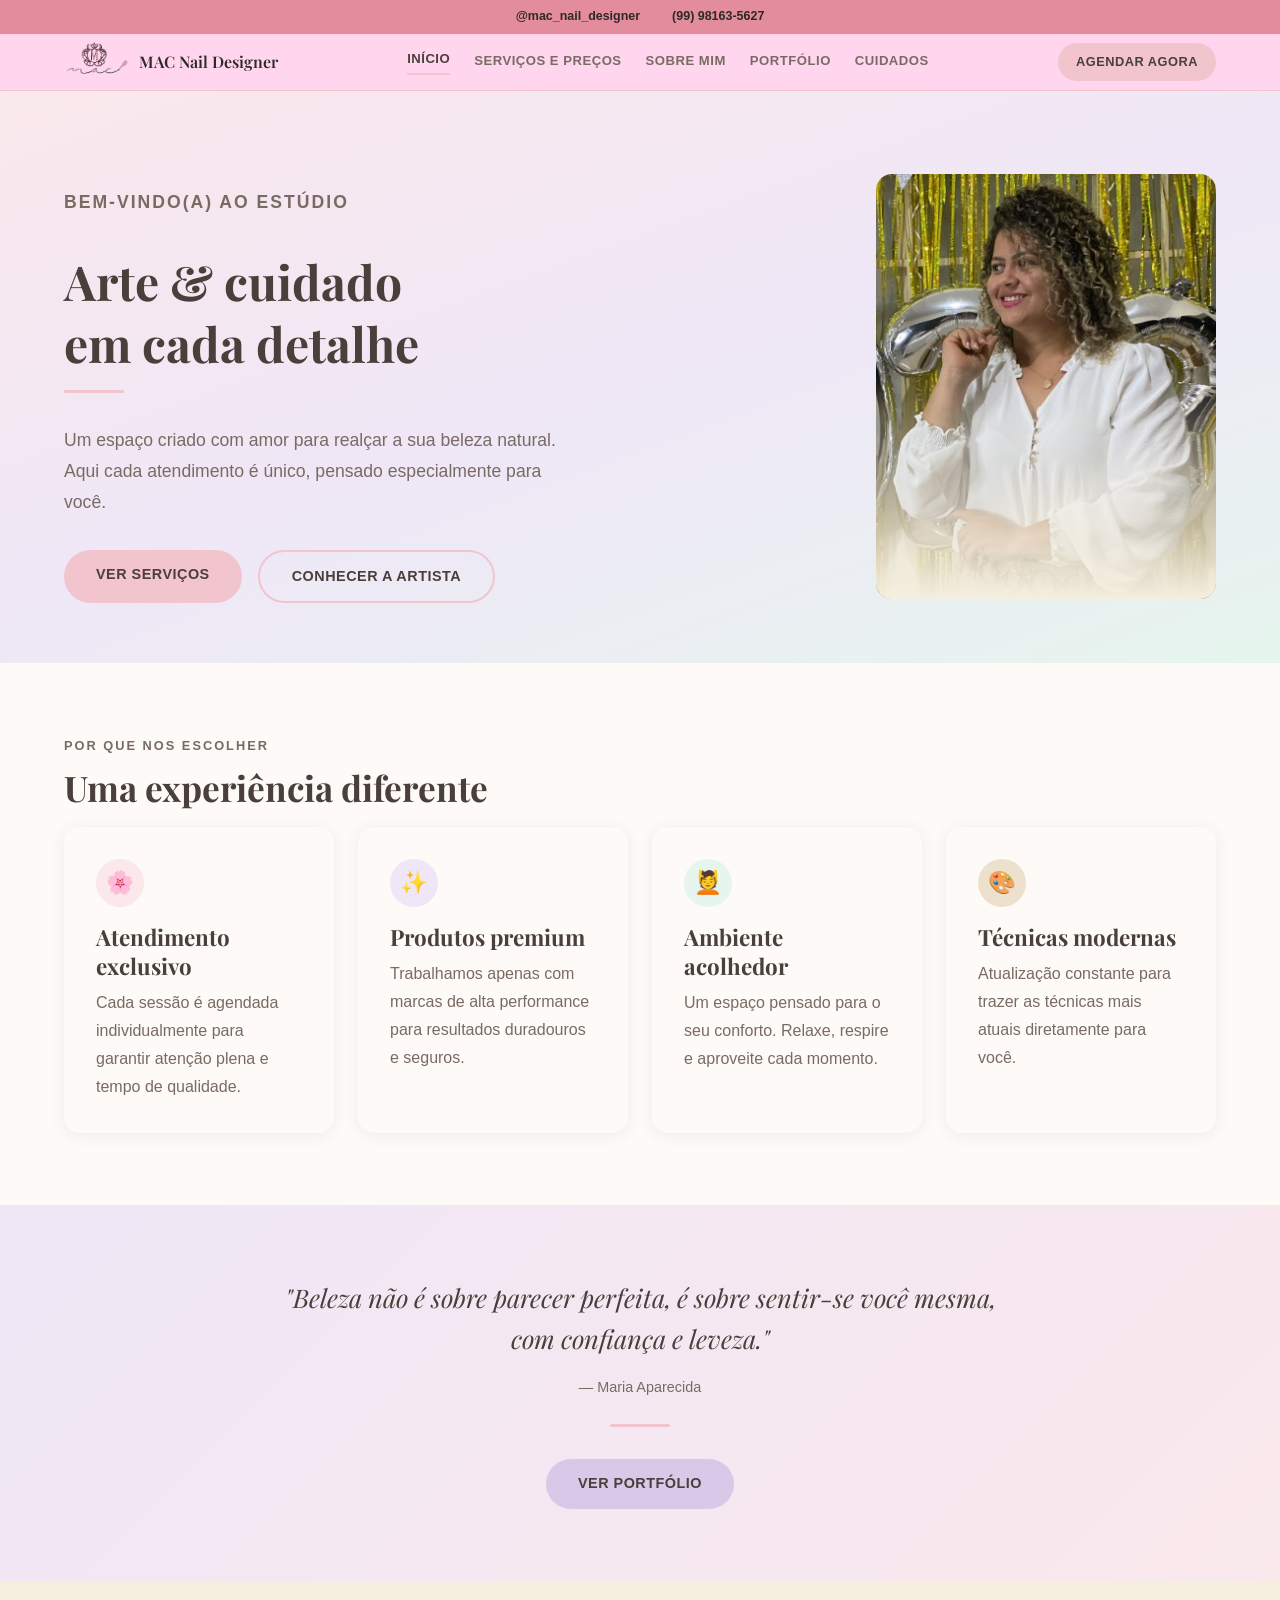
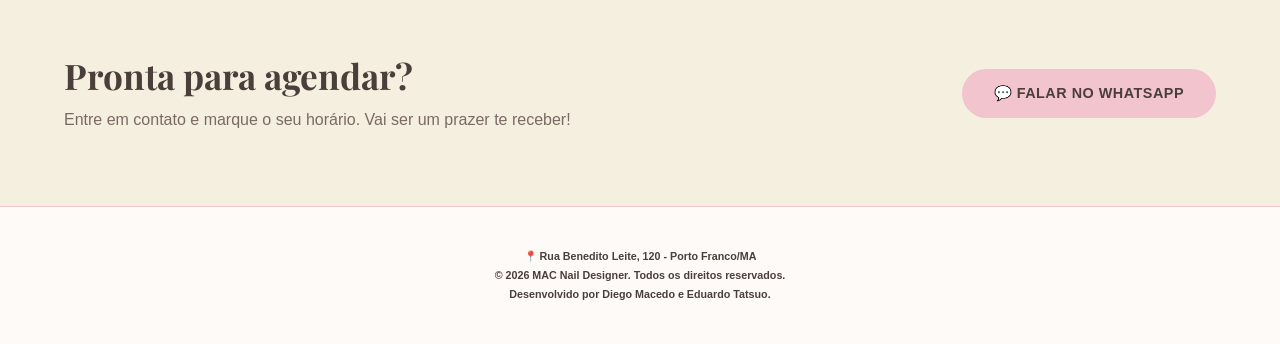
<file: index.html>
<!DOCTYPE html>
<html lang="pt-BR">

<head>
  <meta charset="UTF-8">
  <meta name="viewport" content="width=device-width, initial-scale=1.0">
  <meta name="description" content="MAC Nail Designer - Especialista em Unhas">
  <title>MAC Nail Designer | Especialista em Unhas </title>
  <link rel="stylesheet" href="style.css">
  <link rel="icon" href="logo_mac_nail.png">
  <link href="https://fonts.googleapis.com/css2?family=Playfair+Display:wght@400;600&display=swap" rel="stylesheet">
</head>

<body>
  <header>
    <header>

      <div class="topbar">
        <a href="https://www.instagram.com/mac_nail_designer/" target="_blank">@mac_nail_designer</a>
        <a href="tel:+5599981635627"> (99) 98163-5627</a>
      </div>

      <div class="header-main">
        <div class="brand">
          <h1><a href="index.html"><img src="logo_mac_nail.png" alt="MAC Nail Designer"></a></h1>
          <p>MAC Nail Designer</p>
        </div>

        <nav id="menu">
          <a href="index.html" class="ativo">Início</a>
          <a href="servicos.html">Serviços e Preços</a>
          <a href="sobre.html">Sobre Mim</a>
          <a href="portfolio.html">Portfólio</a>
          <a href="cuidados.html">Cuidados</a>
        </nav>

        <a href="https://wa.me/5599981635627" class="btn-agendar">Agendar agora</a>

        <button class="menu-toggle" onclick="toggleMenu()" aria-label="Abrir menu">☰</button>
      </div>


      <div class="menu-mobile" id="menu-mobile">
        <a href="index.html">Início</a>
        <a href="servicos.html">Serviços e Preços</a>
        <a href="sobre.html">Sobre Mim</a>
        <a href="portfolio.html">Portfólio</a>
        <a href="cuidados.html">Cuidados</a>
        <a href="https://wa.me/5599981635627" class="btn-agendar-mobile">Agendar agora</a>
      </div>
    </header>
  </header>

  <section class="hero page-wrapper">
    <div class="container">
      <div class="hero-text">
        <p class="section-label">Bem-vindo(a) ao estúdio</p>
        <h1>Arte & cuidado<br>em cada detalhe</h1>
        <div class="divider"></div>
        <p>
          Um espaço criado com amor para realçar a sua beleza natural.
          Aqui cada atendimento é único, pensado especialmente para você.
        </p>
        <div class="btn-group">
          <a href="servicos.html" class="btn btn-primary">Ver serviços</a>
          <a href="sobre.html" class="btn btn-outline">Conhecer a artista</a>
        </div>
      </div>

      <div class="owner-photo-wrap" style="--foto-url: url(maria\ -1.jpeg);">
        <div class="owner-photo">

          <div class="owner-photo-placeholder">
          </div>
        </div>
      </div>
    </div>
  </section>


  <section class="page-wrapper" style="background: var(--branco);">
    <div class="container">
      <p class="section-label">Por que nos escolher</p>
      <h2 class="section-title">Uma experiência diferente</h2>
      <div class="cards-grid">

        <div class="card">
          <div class="card-icon" style="background: var(--rosa-claro);">🌸</div>
          <h3>Atendimento exclusivo</h3>
          <p>Cada sessão é agendada individualmente para garantir atenção plena e tempo de qualidade.</p>
        </div>

        <div class="card">
          <div class="card-icon" style="background: var(--lilas-claro);">✨</div>
          <h3>Produtos premium</h3>
          <p>Trabalhamos apenas com marcas de alta performance para resultados duradouros e seguros.</p>
        </div>

        <div class="card">
          <div class="card-icon" style="background: var(--menta-claro);">💆</div>
          <h3>Ambiente acolhedor</h3>
          <p>Um espaço pensado para o seu conforto. Relaxe, respire e aproveite cada momento.</p>
        </div>

        <div class="card">
          <div class="card-icon" style="background: var(--areia);">🎨</div>
          <h3>Técnicas modernas</h3>
          <p>Atualização constante para trazer as técnicas mais atuais diretamente para você.</p>
        </div>

      </div>
    </div>
  </section>

  <!-- ===== FRASE INSPIRACIONAL ===== -->
  <section class="page-wrapper"
    style="background: linear-gradient(135deg, var(--lilas-claro), var(--rosa-claro)); text-align: center;">
    <div class="container" style="max-width: 720px;">
      <p style="font-family: 'Playfair Display', serif; font-size: clamp(1.2rem, 2.5vw, 1.6rem);
       color: var(--texto); font-style: italic; line-height: 1.6;">
        "Beleza não é sobre parecer perfeita, é sobre sentir-se você mesma,<br>com confiança e leveza."
      </p>
      <p style="margin-top: 1rem; font-size: .9rem; color: var(--texto-suave);">— Maria Aparecida</p>
      <div class="divider" style="margin: 1.5rem auto 2rem;"></div>
      <a href="portfolio.html" class="btn btn-lilas">Ver portfólio</a>
    </div>
  </section>

  <!-- ===== CTA FINAL ===== -->
  <section class="page-wrapper" style="background: var(--creme);">
    <div class="container"
      style="display:flex; flex-wrap:wrap; align-items:center; gap:2rem; justify-content:space-between;">
      <div>
        <h2>Pronta para agendar?</h2>
        <p style="margin-top:.5rem;">Entre em contato e marque o seu horário. Vai ser um prazer te receber!</p>
      </div>
      <a href="https://wa.me/5599981635627" class="btn btn-primary" target="_blank" rel="noopener">
        💬 Falar no WhatsApp
      </a>
    </div>
  </section>


  <footer>
    <h6>📍 Rua Benedito Leite, 120 - Porto Franco/MA</h6>
    <h6>&copy; 2026 MAC Nail Designer. Todos os direitos reservados.</h6>
    <h6>Desenvolvido por Diego Macedo e Eduardo Tatsuo.</h6>
    </header>
    <script src="script.js"></script>
</body>

</html>
</file>
<file: style.css>
body.pagina-interna {
  --rosa: #E8829A;
  --rosa-claro: #F5C0CC;
  --lilas: #F0A8BC;
  --lilas-claro: #FAD4DF;
  --creme: #FDF5F7;
  --menta: #F5C0CC;
  --menta-claro: #FAE8EC;
  --areia: #F0D0D8;
  --branco: #FFFFFF;
  --texto: #3D1F2A;
  --texto-suave: #7A4F5A;
  --sombra: rgba(61, 31, 42, .10);

  background-color: var(--creme);
  color: var(--texto);
}

/* topbar nas páginas internas */
body.pagina-interna .topbar {
  background: #E8829A;
  color: #fff;
}

body.pagina-interna .topbar a {
  color: #fff;
}

/* nav nas páginas internas */
body.pagina-interna .nav {
  background: #FFFFFF;
  border-bottom: 1px solid #F5C0CC;
}

body.pagina-interna .nav-links a:hover,
body.pagina-interna .nav-links a.active {
  border-bottom-color: #E8829A;
  color: #3D1F2A;
}

/* botão agendar nas páginas internas */
body.pagina-interna .btn-agendar {
  background: #F5C0CC;
  color: #3D1F2A;
}

/* divider */
body.pagina-interna .divider {
  background: #E8829A;
}

/* cards */
body.pagina-interna .card,
body.pagina-interna .price-card,
body.pagina-interna .acc-item,
body.pagina-interna .care-tip-card,
body.pagina-interna .value-card {
  background: #FFFFFF;
  box-shadow: 0 2px 16px rgba(61, 31, 42, .08);
}

/* seções alternadas */
body.pagina-interna section[style*="background: var(--branco)"] {
  background: #FFFFFF !important;
}

body.pagina-interna section[style*="background: var(--creme)"] {
  background: #FDF5F7 !important;
}

body.pagina-interna section[style*="background: var(--lilas-claro)"] {
  background: #FAD4DF !important;
}

/* hero das páginas internas */
body.pagina-interna section[style*="linear-gradient"] {
  background: linear-gradient(135deg, #FAE8EC, #FDF5F7) !important;
}

/* badge destaque em serviços */
body.pagina-interna .badge-destaque {
  background: #E8829A;
  color: #fff;
}

body.pagina-interna .price-card.destaque {
  border-color: #E8829A;
}

/* accordion */
body.pagina-interna .acc-header .acc-icon {
  background: #FAD4DF;
}

body.pagina-interna .acc-item.open .acc-header .acc-icon {
  background: #E8829A;
}

/* alerta */
body.pagina-interna .alerta {
  border-left-color: #E8829A;
  background: #FAD4DF;
}

/* filtros do portfólio */
body.pagina-interna .filter-btn {
  border-color: #E8829A;
}

body.pagina-interna .filter-btn:hover,
body.pagina-interna .filter-btn.ativo {
  background: #E8829A;
  color: #fff;
}

/* footer */
body.pagina-interna footer {
  background: #FFFFFF;
  border-top: 1px solid #F5C0CC;
}

/* label de categoria */
body.pagina-interna .care-cat-label {
  background: #FAD4DF;
  color: #3D1F2A;
}

body.pagina-interna .category-title {
  border-bottom-color: #FAD4DF;
}

/* ── TOPBAR ── */
.topbar {
  background: #e28c9e;
  display: flex;
  justify-content: center;
  gap: 2rem;
  padding: 6px 5%;
  font-size: 0.78rem;
  flex-wrap: wrap;
}

.topbar a {
  color: #2e2927;
  text-decoration: none;
  font-weight: 700;
}

/* ── HEADER PRINCIPAL ── */
.header-main {
  display: flex;
  align-items: center;
  justify-content: space-between;
  padding: 8px 5%;
  background: #ffd6ed;
  border-bottom: 1px solid #F2C4CE;
  gap: 1rem;
  min-height: 56px;
}

/* ── LOGO / BRAND ── */
.brand {
  display: flex;
  align-items: center;
  gap: 10px;
  flex-shrink: 0;
}

.brand h1 {
  margin: 0;
  line-height: 1;
}

.brand h1 img {
  height: 40px;
  width: auto;
  display: block;
}

.brand p {
  font-family: 'Playfair Display', serif;
  font-size: 1rem;
  font-weight: 600;
  color: #2e2927;
  margin: 0;
  white-space: nowrap;
}


/*nem eu sei o q eu to fazendo mais senhor....*/



/* ── NAV DESKTOP ── */
#menu {
  display: flex;
  gap: 1.5rem;
  align-items: center;
  flex-wrap: nowrap;
}

#menu a {
  font-size: 0.82rem;
  font-weight: 700;
  text-transform: uppercase;
  letter-spacing: 0.5px;
  color: #7A6A64;
  text-decoration: none;
  transition: color 0.2s;
  white-space: nowrap;
}

#menu a:hover,
#menu a.ativo {
  color: #4A3F3A;
  border-bottom: 2px solid #F2C4CE;
  padding-bottom: 2px;
}

/* ── BOTÃO AGENDAR ── */
.btn-agendar {
  background: #F2C4CE;
  color: #4A3F3A;
  font-size: 0.8rem;
  font-weight: 700;
  text-transform: uppercase;
  letter-spacing: 0.5px;
  padding: 8px 18px;
  border-radius: 50px;
  text-decoration: none;
  white-space: nowrap;
  flex-shrink: 0;
  transition: transform 0.2s, box-shadow 0.2s;
}

.btn-agendar:hover {
  transform: translateY(-2px);
  box-shadow: 0 4px 12px rgba(74, 63, 58, 0.15);
}

/* ── HAMBÚRGUER — oculto no desktop ── */
.menu-toggle {
  display: none;
  background: none;
  border: none;
  font-size: 1.5rem;
  cursor: pointer;
  color: #4A3F3A;
  padding: 4px;
  line-height: 1;
}

/* ── MENU MOBILE ── */
.menu-mobile {
  display: none;
  flex-direction: column;
  background: #FDFAF7;
  border-top: 1px solid #F2C4CE;
  padding: 1rem 5%;
  gap: 0.75rem;
}

.menu-mobile.aberto {
  display: flex;
}

.menu-mobile a {
  font-size: 0.95rem;
  font-weight: 700;
  color: #4A3F3A;
  text-decoration: none;
  padding: 0.5rem 0;
  border-bottom: 1px solid #F2C4CE;
  text-transform: uppercase;
  letter-spacing: 0.5px;
}

.btn-agendar-mobile {
  background: #F2C4CE;
  color: #4A3F3A !important;
  border-radius: 50px;
  text-align: center;
  padding: 10px 0 !important;
  border-bottom: none !important;
  margin-top: 0.5rem;
}

/* ── RESPONSIVO ── */

/* Tablet: esconde o nome textual da marca */
@media (max-width: 900px) {
  .brand p {
    display: none;
  }

  #menu {
    gap: 1rem;
  }

  #menu a {
    font-size: 0.75rem;
  }
}

/* Mobile: troca nav pelo hambúrguer */
@media (max-width: 680px) {

  #menu,
  .btn-agendar {
    display: none;
  }

  .menu-toggle {
    display: block;
  }

  .brand p {
    display: block;
    font-size: 0.9rem;
  }
}

.brand h1 {
  font-family: 'Playfair Display', serif;
}

/* =====================================================
   VARIÁVEIS E RESET
===================================================== */
:root {
  --rosa: #F2C4CE;
  --rosa-claro: #FAE8EB;
  --lilas: #D9C8E8;
  --lilas-claro: #EFE7F7;
  --creme: #F5EFE0;
  --menta: #C8E6D8;
  --menta-claro: #E6F5EE;
  --areia: #EDE0CC;
  --branco: #FDFAF7;
  --texto: #4A3F3A;
  --texto-suave: #7A6A64;
  --sombra: rgba(74, 63, 58, .08);
  --max-width: 1200px;
  --pad-lateral: 5%;
  --radius: 16px;
  --radius-sm: 10px;
}

*,
*::before,
*::after {
  box-sizing: border-box;
  margin: 0;
  padding: 0;
}

html {
  scroll-behavior: smooth;
}

body {
  font-family: 'Lato', sans-serif;
  background-color: var(--creme);
  color: var(--texto);
  line-height: 1.75;
  min-height: 100vh;
}

/* =====================================================
   ZONA DE DESCANSO + CONTAINER CENTRAL
===================================================== */
.page-wrapper {
  padding-left: var(--pad-lateral);
  padding-right: var(--pad-lateral);
}

.container {
  max-width: var(--max-width);
  margin: 0 auto;
}

/* =====================================================
   TIPOGRAFIA
===================================================== */
h1,
h2,
h3,
h4 {
  font-family: 'Playfair Display', serif;
  font-weight: 700;
  color: var(--texto);
  line-height: 1.3;
}

h1 {
  font-size: clamp(2rem, 4vw, 3rem);
}

h2 {
  font-size: clamp(1.5rem, 3vw, 2.2rem);
}

h3 {
  font-size: clamp(1.1rem, 2vw, 1.4rem);
}

p {
  font-size: 1rem;
  color: var(--texto-suave);
}

a {
  text-decoration: none;
  color: inherit;
}

/* =====================================================
   NAV
===================================================== */
.nav {
  background: var(--branco);
  border-bottom: 1px solid var(--rosa);
  position: sticky;
  top: 0;
  z-index: 100;
  padding: 0 var(--pad-lateral);
}

.nav-inner {
  max-width: var(--max-width);
  margin: 0 auto;
  display: flex;
  align-items: center;
  justify-content: space-between;
  height: 64px;
}

.nav-logo {
  font-family: 'Playfair Display', serif;
  font-size: 1.3rem;
  font-weight: 700;
  color: var(--texto);
  letter-spacing: .5px;
}

.nav-links {
  display: flex;
  gap: 2rem;
  list-style: none;
}

.nav-links a {
  font-size: .9rem;
  letter-spacing: .5px;
  color: var(--texto-suave);
  transition: color .25s;
  text-transform: uppercase;
  font-weight: 700;
}

.nav-links a:hover,
.nav-links a.active {
  color: var(--texto);
}

.nav-links a.active {
  border-bottom: 2px solid var(--rosa);
  padding-bottom: 2px;
}

/* hamburger */
.nav-toggle {
  display: none;
  background: none;
  border: none;
  cursor: pointer;
}

.nav-toggle span {
  display: block;
  width: 24px;
  height: 2px;
  background: var(--texto);
  margin: 5px 0;
  border-radius: 2px;
  transition: .3s;
}

/* =====================================================
   HERO
===================================================== */
.hero {
  padding: 80px var(--pad-lateral) 60px;
  background: linear-gradient(160deg, var(--rosa-claro) 0%, var(--lilas-claro) 50%, var(--menta-claro) 100%);
}

.hero .container {
  display: flex;
  align-items: center;
  gap: 60px;
}

.hero-text {
  flex: 1;
}

.hero-text p {
  font-size: 1.1rem;
  margin: 1rem 0 2rem;
  max-width: 520px;
}

/* =====================================================
   BOTÕES
===================================================== */
.btn {
  display: inline-block;
  padding: .75rem 2rem;
  border-radius: 50px;
  font-size: .9rem;
  font-weight: 700;
  letter-spacing: .5px;
  text-transform: uppercase;
  transition: transform .2s, box-shadow .2s;
  cursor: pointer;
  border: none;
}

.btn:hover {
  transform: translateY(-2px);
  box-shadow: 0 6px 20px var(--sombra);
}

.btn-primary {
  background: var(--rosa);
  color: var(--texto);
}

.btn-outline {
  background: transparent;
  border: 2px solid var(--rosa);
  color: var(--texto);
}

.btn-lilas {
  background: var(--lilas);
  color: var(--texto);
}

.btn-group {
  display: flex;
  gap: 1rem;
  flex-wrap: wrap;
}


.owner-photo-wrap {
  position: relative;
  width: 340px;
  flex-shrink: 0;
  border-radius: var(--radius);
  overflow: hidden;
}

/* proporção 4:5 – padrão retrato instagram */
.owner-photo-wrap::before {
  content: '';
  display: block;
  padding-top: 125%;
  /* 4:5 */
}

.owner-photo {
  position: absolute;
  inset: 0;
  background-image: var(--foto-url, none);
  background-size: cover;
  background-position: center top;
  background-color: var(--lilas);
}


.owner-photo::after {
  content: '';
  position: absolute;
  inset: 0;
  background: linear-gradient(to bottom,
      transparent 45%,
      var(--creme) 100%);
}

.owner-photo-placeholder svg {
  width: 48px;
  height: 48px;
  stroke: #9b8ea0;
  fill: none;
  stroke-width: 1.5;
}

/* =====================================================
   SEÇÕES GERAIS
===================================================== */
section {
  padding: 72px var(--pad-lateral);
}

.section-label {
  font-size: .8rem;
  text-transform: uppercase;
  letter-spacing: 2px;
  color: var(--texto-suave);
  margin-bottom: .5rem;
  font-weight: 700;
}

.section-title {
  margin-bottom: 1rem;
}

.section-sub {
  max-width: 560px;
  margin-bottom: 2.5rem;
}

/* =====================================================
   CARDS
===================================================== */
.cards-grid {
  display: grid;
  grid-template-columns: repeat(auto-fit, minmax(260px, 1fr));
  gap: 1.5rem;
}

.card {
  background: var(--branco);
  border-radius: var(--radius);
  padding: 2rem;
  box-shadow: 0 2px 16px var(--sombra);
  transition: transform .25s, box-shadow .25s;
}

.card:hover {
  transform: translateY(-4px);
  box-shadow: 0 8px 32px var(--sombra);
}

.card-icon {
  width: 48px;
  height: 48px;
  border-radius: 50%;
  display: flex;
  align-items: center;
  justify-content: center;
  margin-bottom: 1rem;
  font-size: 1.4rem;
}

.card h3 {
  margin-bottom: .5rem;
}

/* =====================================================
   DIVIDER DECORATIVO
===================================================== */
.divider {
  width: 60px;
  height: 3px;
  border-radius: 2px;
  background: var(--rosa);
  margin: 1rem 0 2rem;
}

/* =====================================================
   FOOTER
===================================================== */
footer {
  background: var(--branco);
  border-top: 1px solid var(--rosa);
  padding: 40px var(--pad-lateral);
  text-align: center;
}

footer .container {
  display: flex;
  flex-direction: column;
  align-items: center;
  gap: .75rem;
}

footer p {
  font-size: .85rem;
}

.footer-links {
  display: flex;
  gap: 1.5rem;
  flex-wrap: wrap;
  justify-content: center;
  list-style: none;
}

.footer-links a {
  font-size: .85rem;
  color: var(--texto-suave);
}

.footer-links a:hover {
  color: var(--texto);
}

/* =====================================================
   RESPONSIVO
===================================================== */
@media (max-width: 900px) {
  .hero .container {
    flex-direction: column-reverse;
    gap: 32px;
  }

  .owner-photo-wrap {
    width: 100%;
    max-width: 380px;
  }
}

@media (max-width: 640px) {
  :root {
    --pad-lateral: 5%;
  }

  .nav-links {
    display: none;
    flex-direction: column;
    position: absolute;
    top: 64px;
    left: 0;
    right: 0;
    background: var(--branco);
    padding: 1.5rem var(--pad-lateral);
    border-bottom: 1px solid var(--rosa);
    gap: 1.2rem;
  }

  .nav-links.open {
    display: flex;
  }

  .nav-toggle {
    display: block;
  }
}

@media (max-width: 640px) {
  .owner-photo-wrap {
    max-width: 100%;
    /* limita a altura em telas pequenas */
    max-height: 70vw;
    overflow: hidden;
  }

  .owner-photo-wrap::before {
    padding-top: 100%;
    /* vira 1:1 no mobile */
  }
}

@media (max-width: 480px) {
  .portfolio-grid {
    grid-template-columns: repeat(2, 1fr);
    gap: 8px;
  }
}

@media (max-width: 640px) {
  :root {
    --pad-lateral: 4%;
  }

  .btn {
    padding: .65rem 1.5rem;
    font-size: .85rem;
  }

  .btn-group {
    flex-direction: column;
    align-items: flex-start;
  }
}

@media (max-width: 800px) {
  .container[style*="grid"] {
    display: flex !important;
    flex-direction: column;
  }
}
</file>
